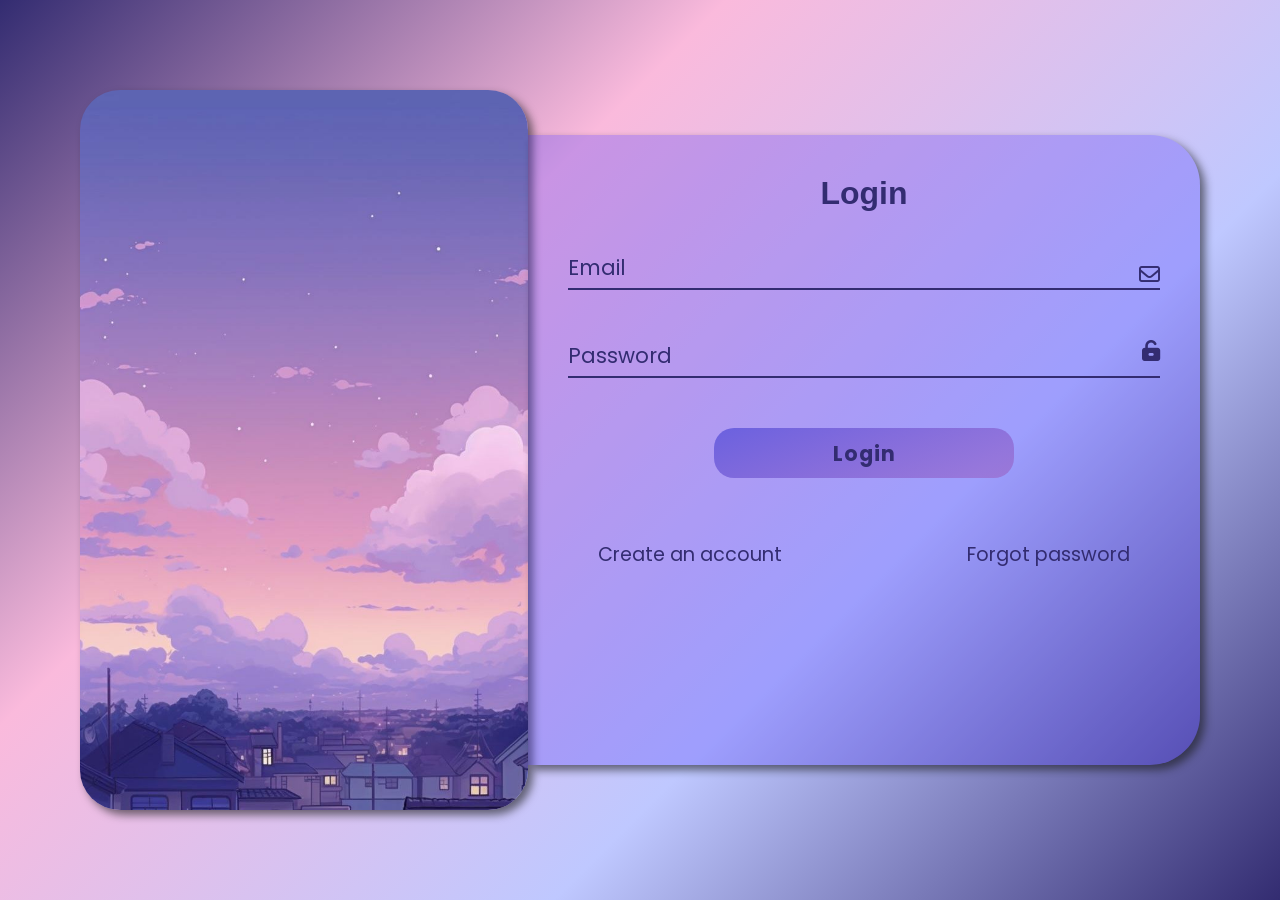
<file: 07_09_26/login.html>
<!DOCTYPE html>
<html lang="en">
<head>
    <meta charset="UTF-8">
    <meta name="viewport" content="width=device-width, initial-scale=1.0">
    <link rel="stylesheet" href="style.css">
    <link rel="stylesheet" href="https://cdnjs.cloudflare.com/ajax/libs/font-awesome/6.7.2/css/all.min.css">
    <link rel="preconnect" href="https://fonts.googleapis.com">
    <link rel="preconnect" href="https://fonts.gstatic.com" crossorigin>
    <link href="https://fonts.googleapis.com/css2?family=Poppins:wght@400;500;600;700&display=swap" rel="stylesheet">
    <title>Login_1</title>
</head>
<body>
    <div class="body-div">
        <img src="back1.jfif" alt="backgroud image" id="image">
        <div class="login-section">
            <div class="text">
                <h1 class="titre">
                    Login
                </h1>
                <div class="inputs">
                    <div class="div-mail">
                        <label for="mail">Email</label>
                        <input type="email" name="mail" id="mail" required>
                        <i class="fa-regular fa-envelope"></i>
                    </div>
                    <div class="div-password">
                        <label for="password">Password</label>
                        <input type="password" name="password" id="password" required>
                        <i class="fa-solid fa-unlock-keyhole"></i>
                    </div>  
                </div>
                <button id="login-btn">
                    Login
                </button>
            </div>
            <div class="btn-links">
                <ul>
                    <li class="links-li">
                        <a href="#">Create an account</a>
                    </li>
                    <li class="links-li">
                        <a href="#">Forgot password</a>
                    </li>
                </ul>
            </div>
        </div>
    </div>
</body>
</html>
</file>
<file: 07_09_26/style.css>
/*Reset*/
*{
    margin: 0;
    padding: 0;
    box-sizing: border-box;
}

body{
    background: linear-gradient(
        135deg,
        #332c71,
        #fabadc,
        #bfc8ff,
        #332c71
    );
    font-size: 1.5rem;
    font-family: "Poppins", sans-serif;
    color: #332c71;
}

.titre{
    text-align: center;
    margin-bottom: 10px;
    font-family: Verdana, Geneva, Tahoma, sans-serif;
    font-weight: 700;
    font-size: 2rem;
}

.body-div{
    min-height: 100vh;
    padding: 80px;
    display: flex;
    align-items: center;
    justify-content: center;
}

#image{
    width: 40%;
    height: 80vh;
    border-radius: 40px;
    box-shadow: 5px 5px 8px rgba(24, 25, 26, 0.589);
}

.login-section{
    padding: 40px;
    width: 60%;
    height: 70vh;
    background-color: #4531f746;
    border-radius: 0  50px 50px 0;
    box-shadow: 5px 5px 8px rgba(24, 25, 26, 0.589);
    /* display: flex;
    align-items: center;
    justify-content: center; */
}

.btn-links{
    padding: 30px;
}

.btn-links ul{
    display: flex;
    gap: 60px;
    align-items: center;
    justify-content: space-between;
    list-style: none;
    
}

.links-li a{
    text-decoration: none;
    color: #332c71;
    font-size: 1rem;
}

.inputs input{
    border: none;
    border-bottom: 2px solid #332c71;
    background-color: transparent;
    width: 100%;
    outline: none;
    padding-bottom: 10px;
}

.div-mail label{
    position: absolute;
    left: 0;
    /* bottom: 5px; */
}

.div-mail i {
    position: absolute;
    right: 0;
    bottom: 5px;
    /* font-size: 1.5rem; */
}

.div-password label{
    position: absolute;
    left: 0;
    /* bottom: 8px; */
}

.div-password i {
    position: absolute;
    right: 0;
    /* bottom: 8px; */
}


.div-mail{
    position: relative;
}

.div-password{
    position: relative;
    margin: 50px 0px;
}

/* .div-mail input{
    width: 100%;

} */
.text{
    align-items: center;
    justify-content: center;
    /* padding: 20px; */
}

#login-btn{
    display: block;
    margin: 30px auto;
    padding: 5px;

    text-align: center;
    font-weight: bold;
    font-size: 1rem;
    font-family: "Poppins", sans-serif;
    letter-spacing: 1px;
 
    border-radius: 20px;
    border: none;
    color: #332c71;
    background: linear-gradient(
        160deg,
        #6b61df,
        #9c5abb86
    );
    
    width: 300px;
    height: 50px;
}

/*--------------------------------------- Responsive ---------------------------------*/

@media (max-width: 1500px) {

    body {
        font-size: 1.3rem;
    }

    .titre {
        font-size: 2rem;
        padding-bottom: 30px;
    }

    #login-btn {
        width: 300px;
        height: 50px;

        font-size: 1.3rem;

        margin: 30px auto;
    }

    .links-li a {
        font-size: 1.2rem;
    }
}


/* Écrans jusqu'à 1200px */

@media (max-width: 1200px) {

    .body-div {
        padding: 40px;
    }

    #image {
        width: 40%;
    }

    .login-section {
        width: 60%;
        padding: 30px;
    }

    .titre {
        font-size: 1.8rem;
        padding-bottom: 30px;
    }

    #login-btn {
        width: 250px;
        height: 50px;

        font-size: 1.2rem;

        margin: 30px auto;
    }

    .links-li a {
        font-size: 1rem;
    }
}


/* Écrans jusqu'à 900px */

@media (max-width: 900px) {

    .body-div {
        padding: 30px;
    }

    #image {
        display: none;
    }

    .login-section {
        width: 80%;
        height: auto;

        border-radius: 40px;

        padding: 40px;
    }

    #login-btn {
        width: 80%;
    }
}


/* Écrans jusqu'à 600px */

@media (max-width: 600px) {

    .body-div {
        padding: 20px;
    }

    .login-section {
        width: 100%;

        padding: 25px;

        border-radius: 30px;
    }

    .text {
        padding: 10px;
    }

    .titre {
        font-size: 1.7rem;
        padding-bottom: 20px;
    }

    .btn-links {
        padding: 20px 0;
    }

    .btn-links ul {
        flex-direction: column;
        gap: 15px;
    }

    #login-btn {
        width: 100%;
    }
}
</file>
